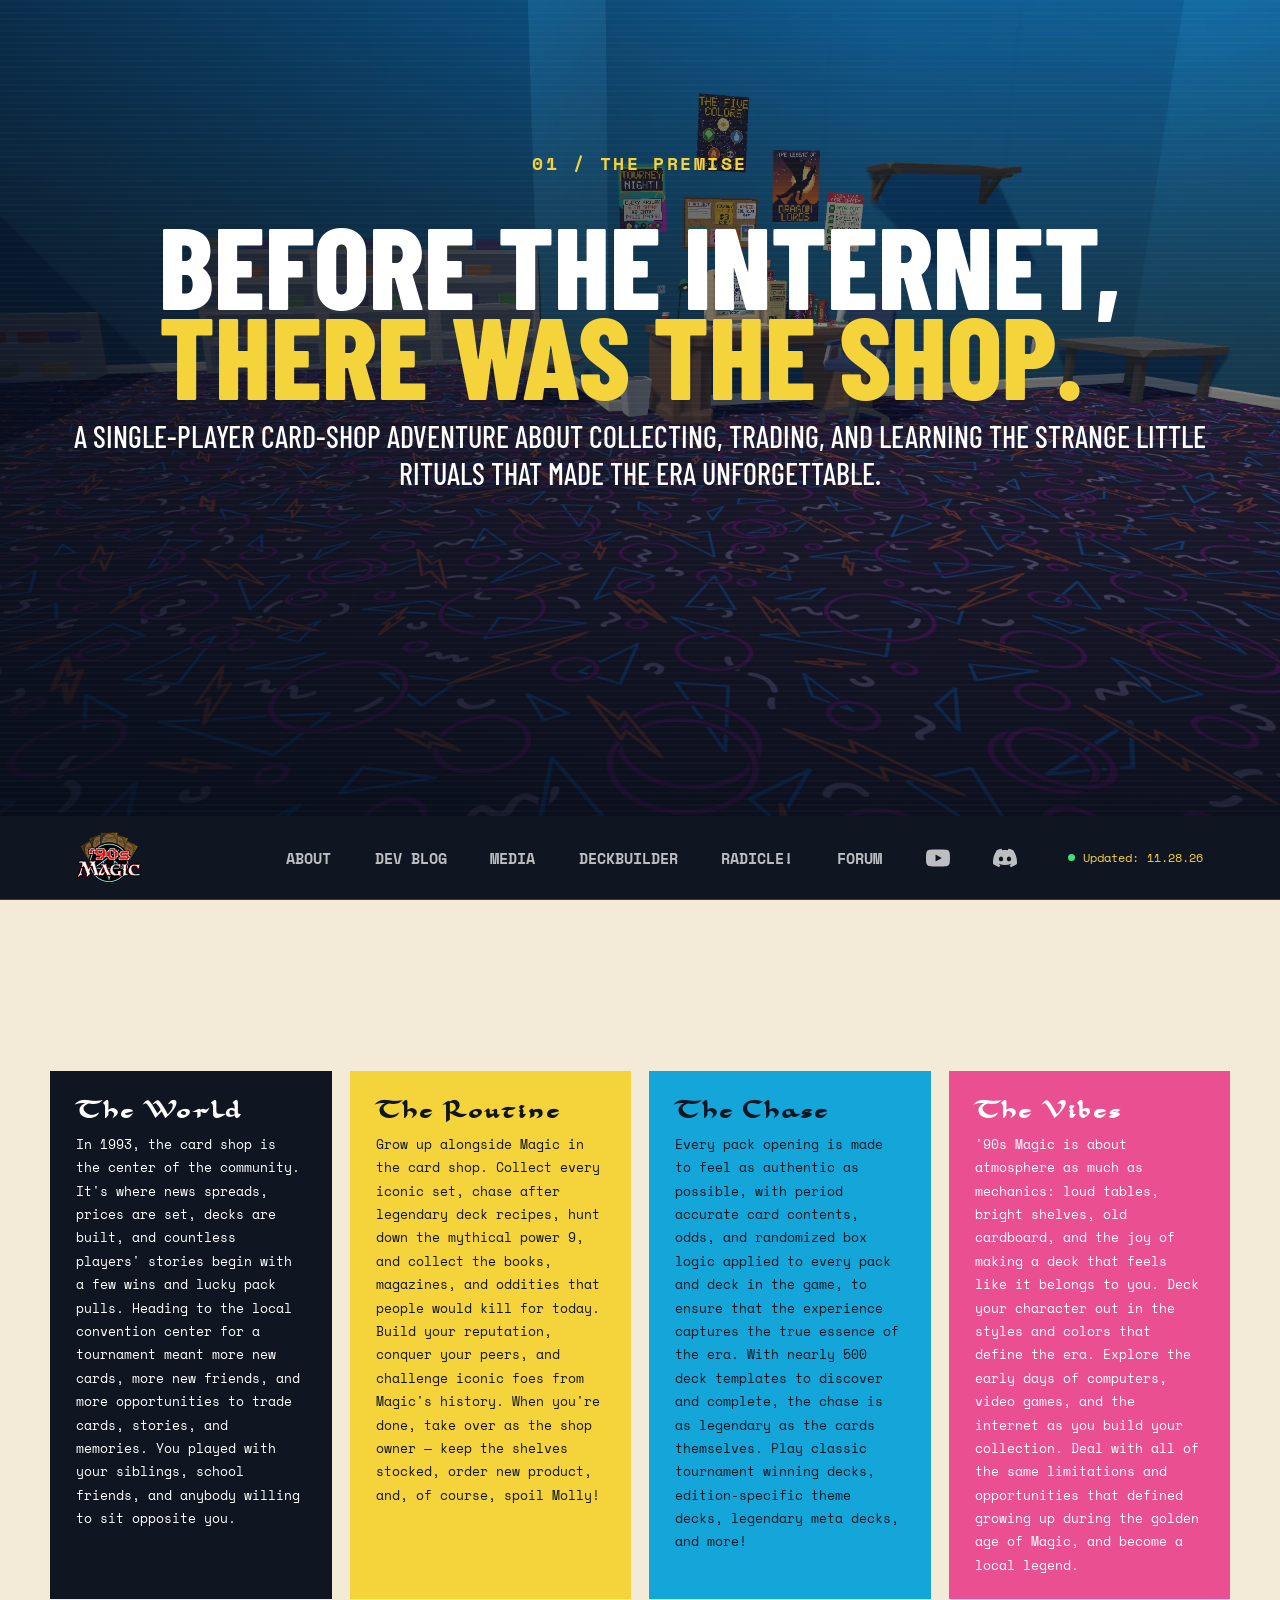
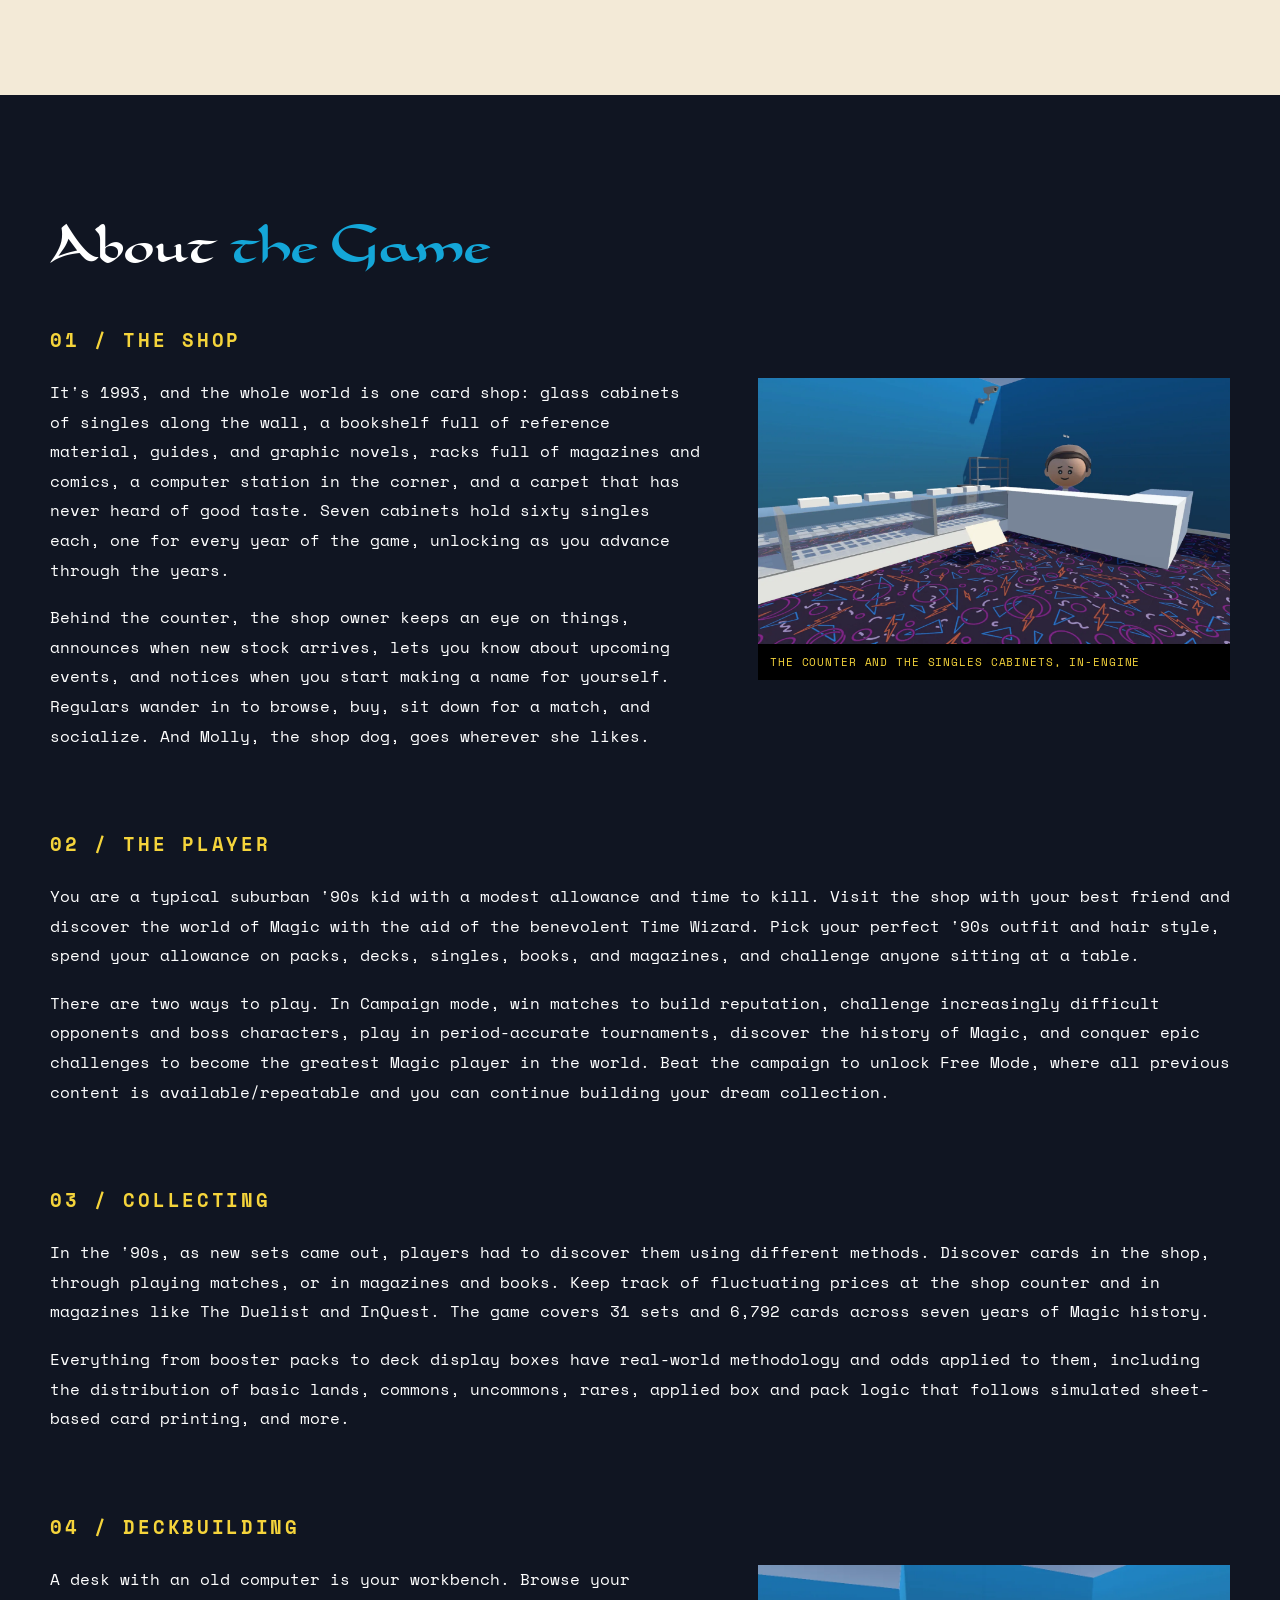
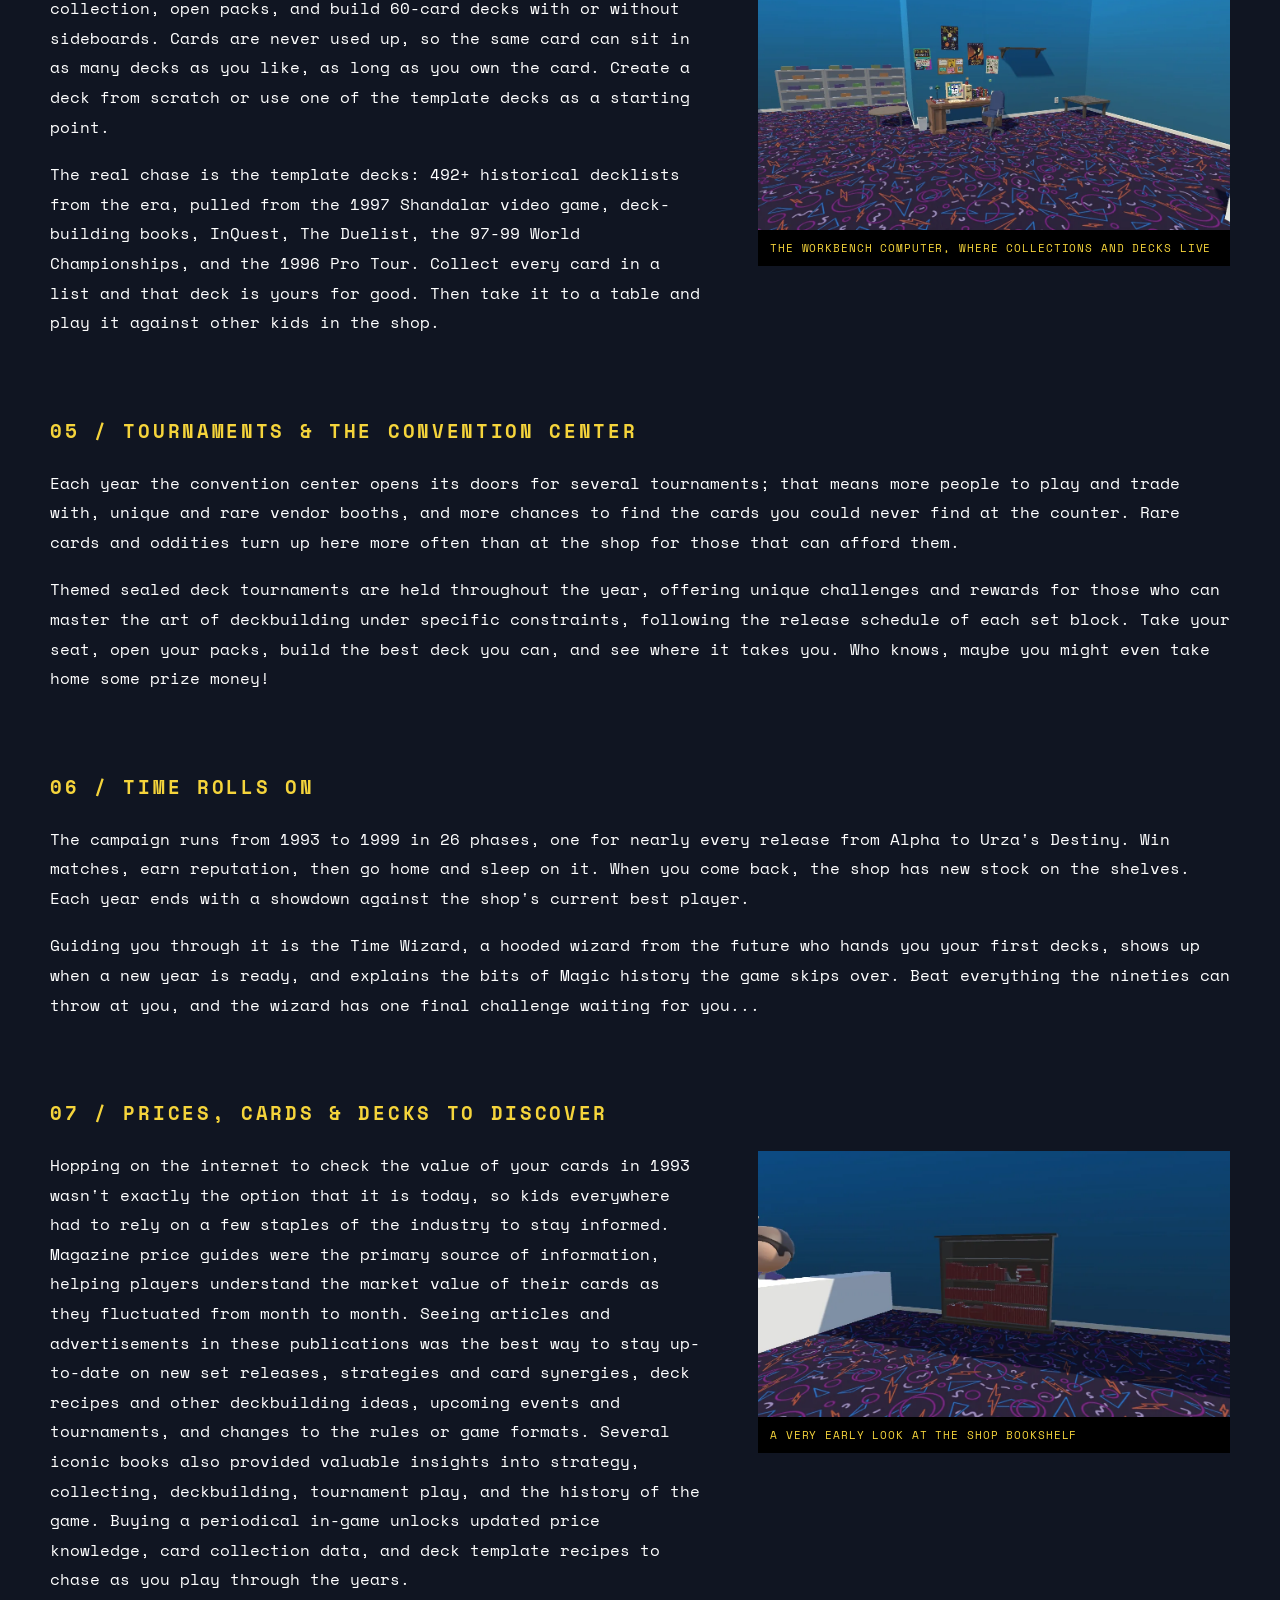
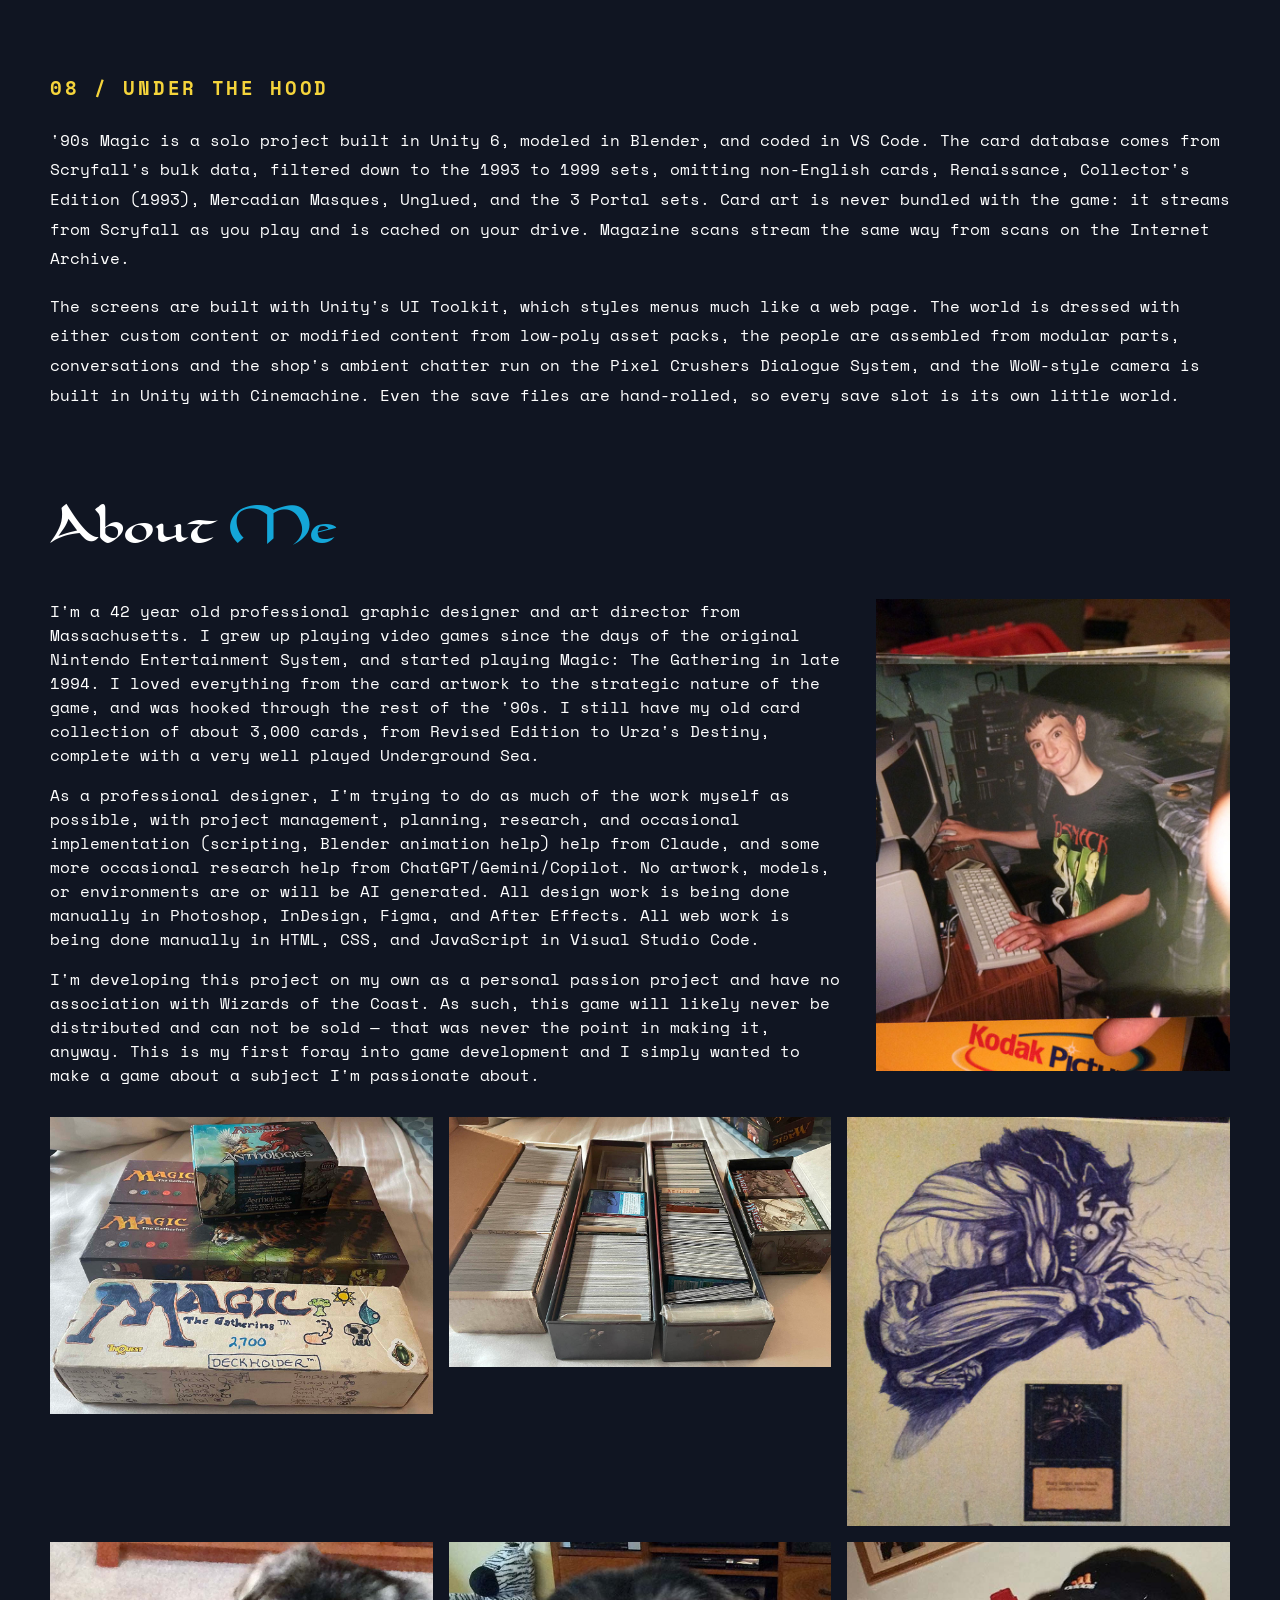
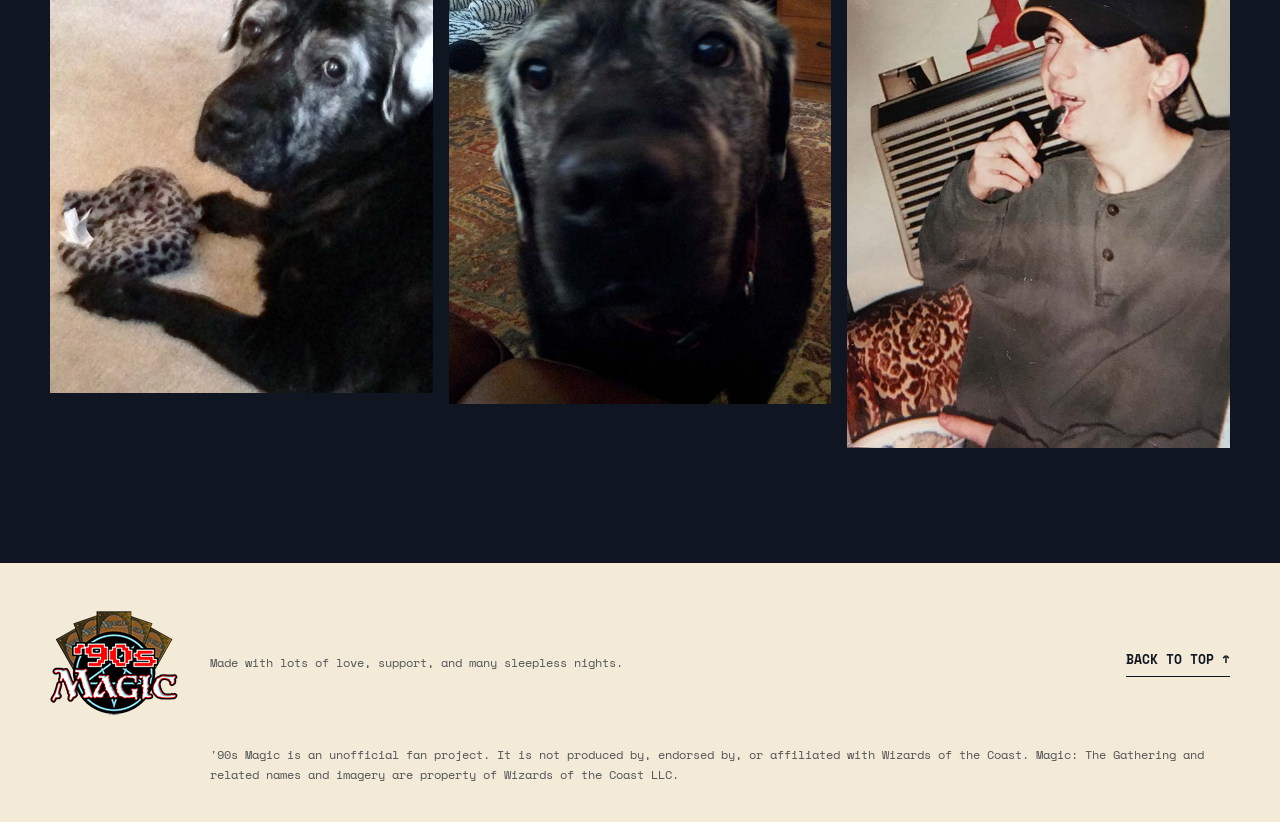
<file: about.html>
<!doctype html>
<html lang="en">
<head>
  <meta charset="utf-8">
  <meta name="viewport" content="width=device-width, initial-scale=1">
  <meta name="description" content="About '90s Magic, a nostalgic card-shop adventure set in the golden age of Magic: The Gathering.">
  <link rel="canonical" href="https://wrongwaygames.com/about">
  <meta property="og:type" content="website">
  <meta property="og:site_name" content="'90s Magic">
  <meta property="og:title" content="'90s Magic | About">
  <meta property="og:description" content="About '90s Magic, a nostalgic card-shop adventure set in the golden age of Magic: The Gathering.">
  <meta property="og:url" content="https://wrongwaygames.com/about">
  <meta property="og:image" content="https://wrongwaygames.com/Assets/og-image.jpg">
  <meta property="og:image:width" content="1200">
  <meta property="og:image:height" content="630">
  <meta name="twitter:card" content="summary_large_image">
  <title>'90s Magic | About</title>
  <link rel="icon" type="image/png" sizes="32x32" href="/Assets/Logos/Logo%20Square3%2032.png">
  <link rel="apple-touch-icon" sizes="180x180" href="/apple-touch-icon.png">
  <link rel="preconnect" href="https://fonts.googleapis.com">
  <link rel="preconnect" href="https://fonts.gstatic.com" crossorigin>
  <link href="https://fonts.googleapis.com/css2?family=Barlow+Condensed:wght@400;500;600;700;800;900&family=Space+Mono:wght@400;700&display=swap" rel="stylesheet">
  <link rel="stylesheet" href="site.css">
</head>
<body>
  <header class="hero hero--story">
    <div class="hero__image" aria-hidden="true"></div>
    <div class="hero__scanlines" aria-hidden="true"></div>
    <div class="hero__content page-width story-page__header">    
      <p class="section__label">01 / The premise</p>
      <h1>
        <span>Before the internet,</span>
        <span>there was the shop.</span>
      </h1>
      <p class="lede">A single-player card-shop adventure about collecting, trading, and learning the strange little rituals that made the era unforgettable.</p>
    
    </div>
  </header>

  <script src="site-nav.js" data-nav="hero"></script>


  <main class="story-page page-width">


    <section class="story-blocks" aria-label="Game synopsis sections">
      <article class="story-block story-block--ink">
        <div class="story-block__label" style="font-size: 1.7rem; margin-bottom: 5px; font-family: Carolingia; text-transform: none;">The World</div>
        <p>In 1993, the card shop is the center of the community. It's where news spreads, prices are set, decks are built, and countless players' stories begin with a few wins and lucky pack pulls. Heading to the local convention center for a tournament meant more new cards, more new friends, and more opportunities to trade cards, stories, and memories. You played with your siblings, school friends, and anybody willing to sit opposite you.</p>
      </article>

      <article class="story-block story-block--yellow">
        <div class="story-block__label" style="font-size: 1.7rem; margin-bottom: 5px; font-family: Carolingia; text-transform: none;">The Routine</div>
        <p>Grow up alongside Magic in the card shop. Collect every iconic set, chase after legendary deck recipes, hunt down the mythical power 9, and collect the books, magazines, and oddities that people would kill for today. Build your reputation, conquer your peers, and challenge iconic foes from Magic's history. When you're done, take over as the shop owner &mdash; keep the shelves stocked, order new product, and, of course, spoil Molly!</p>
      </article>

      <article class="story-block story-block--blue">
        <div class="story-block__label" style="font-size: 1.7rem; margin-bottom: 5px; font-family: Carolingia; text-transform: none;">The Chase</div>
        <p>Every pack opening is made to feel as authentic as possible, with period accurate card contents, odds, and randomized box logic applied to every pack and deck in the game, to ensure that the experience captures the true essence of the era. With nearly 500 deck templates to discover and complete, the chase is as legendary as the cards themselves. Play classic tournament winning decks, edition-specific theme decks, legendary meta decks, and more!</p>
      </article>

      <article class="story-block story-block--pink">
        <div class="story-block__label" style="font-size: 1.7rem; margin-bottom: 5px; font-family: Carolingia; text-transform: none;">The Vibes</div>
        <p>'90s Magic is about atmosphere as much as mechanics: loud tables, bright shelves, old cardboard, and the joy of making a deck that feels like it belongs to you. Deck your character out in the styles and colors that define the era. Explore the early days of computers, video games, and the internet as you build your collection. Deal with all of the same limitations and opportunities that defined growing up during the golden age of Magic, and become a local legend.</p>
      </article>
    </section>
  </main>

  <section class="section--ink about-game">
    <div class="page-width">
      <header class="about-game__head">
        <h2 class="Carolingia">About <span>the Game</span></h2>
      </header>
      <article class="about-sec about-sec--fig">
        <h3 class="about-sec__label">01 / The shop</h3>
        <div class="about-sec__body">
          <div class="about-sec__copy"><p>It's 1993, and the whole world is one card shop: glass cabinets of singles along the wall, a bookshelf full of reference material, guides, and graphic novels, racks full of magazines and comics, a computer station in the corner, and a carpet that has never heard of good taste. Seven cabinets hold sixty singles each, one for every year of the game, unlocking as you advance through the years.</p><p>Behind the counter, the shop owner keeps an eye on things, announces when new stock arrives, lets you know about upcoming events, and notices when you start making a name for yourself. Regulars wander in to browse, buy, sit down for a match, and socialize. And Molly, the shop dog, goes wherever she likes.</p></div>
          <figure class="about-sec__fig"><img src="Assets/Screenshots/about-cabinets.webp" alt="The shop owner behind the counter, next to the glass singles cabinets" loading="lazy"><figcaption>The counter and the singles cabinets, in-engine</figcaption></figure>
        </div>
      </article>
      <article class="about-sec">
        <h3 class="about-sec__label">02 / The player</h3>
        <div class="about-sec__body">
          <div class="about-sec__copy"><p>You are a typical suburban '90s kid with a modest allowance and time to kill. Visit the shop with your best friend and discover the world of Magic with the aid of the benevolent Time Wizard. Pick your perfect '90s outfit and hair style, spend your allowance on packs, decks, singles, books, and magazines, and challenge anyone sitting at a table.</p><p>There are two ways to play. In Campaign mode, win matches to build reputation, challenge increasingly difficult opponents and boss characters, play in period-accurate tournaments, discover the history of Magic, and conquer epic challenges to become the greatest Magic player in the world. Beat the campaign to unlock Free Mode, where all previous content is available/repeatable and you can continue building your dream collection.</p></div>
        </div>
      </article>
      <article class="about-sec">
        <h3 class="about-sec__label">03 / Collecting</h3>
        <div class="about-sec__body">
          <div class="about-sec__copy"><p>In the '90s, as new sets came out, players had to discover them using different methods. Discover cards in the shop, through playing matches, or in magazines and books. Keep track of fluctuating prices at the shop counter and in magazines like The Duelist and InQuest. The game covers 31 sets and 6,792 cards across seven years of Magic history.</p><p>Everything from booster packs to deck display boxes have real-world methodology and odds applied to them, including the distribution of basic lands, commons, uncommons, rares, applied box and pack logic that follows simulated sheet-based card printing, and more.</p></div>
        </div>
      </article>
      <article class="about-sec about-sec--fig">
        <h3 class="about-sec__label">04 / Deckbuilding</h3>
        <div class="about-sec__body">
          <div class="about-sec__copy"><p>A desk with an old computer is your workbench. Browse your collection, open packs, and build 60-card decks with or without sideboards. Cards are never used up, so the same card can sit in as many decks as you like, as long as you own the card. Create a deck from scratch or use one of the template decks as a starting point.</p><p>The real chase is the template decks: 492+ historical decklists from the era, pulled from the 1997 Shandalar video game, deck-building books, InQuest, The Duelist, the 97-99 World Championships, and the 1996 Pro Tour. Collect every card in a list and that deck is yours for good. Then take it to a table and play it against other kids in the shop.</p></div>
          <figure class="about-sec__fig"><img src="Assets/Screenshots/about-computer.webp" alt="The computer desk in the corner of the shop, with posters and a corkboard on the wall" loading="lazy"><figcaption>The workbench computer, where collections and decks live</figcaption></figure>
        </div>
      </article>
      <article class="about-sec">
        <h3 class="about-sec__label">05 / Tournaments &amp; the convention center</h3>
        <div class="about-sec__body">
          <div class="about-sec__copy"><p>Each year the convention center opens its doors for several tournaments; that means more people to play and trade with, unique and rare vendor booths, and more chances to find the cards you could never find at the counter. Rare cards and oddities turn up here more often than at the shop for those that can afford them.</p><p>Themed sealed deck tournaments are held throughout the year, offering unique challenges and rewards for those who can master the art of deckbuilding under specific constraints, following the release schedule of each set block. Take your seat, open your packs, build the best deck you can, and see where it takes you. Who knows, maybe you might even take home some prize money!</p></div>
        </div>
      </article>
      <article class="about-sec">
        <h3 class="about-sec__label">06 / Time rolls on</h3>
        <div class="about-sec__body">
          <div class="about-sec__copy"><p>The campaign runs from 1993 to 1999 in 26 phases, one for nearly every release from Alpha to Urza's Destiny. Win matches, earn reputation, then go home and sleep on it. When you come back, the shop has new stock on the shelves. Each year ends with a showdown against the shop's current best player.</p><p>Guiding you through it is the Time Wizard, a hooded wizard from the future who hands you your first decks, shows up when a new year is ready, and explains the bits of Magic history the game skips over. Beat everything the nineties can throw at you, and the wizard has one final challenge waiting for you...</p></div>
        </div>
      </article>
      <article class="about-sec about-sec--fig">
        <h3 class="about-sec__label">07 / Prices, cards &amp; decks to discover</h3>
        <div class="about-sec__body">
          <div class="about-sec__copy"><p>Hopping on the internet to check the value of your cards in 1993 wasn't exactly the option that it is today, so kids everywhere had to rely on a few staples of the industry to stay informed. Magazine price guides were the primary source of information, helping players understand the market value of their cards as they fluctuated from month to month. Seeing articles and advertisements in these publications was the best way to stay up-to-date on new set releases, strategies and card synergies, deck recipes and other deckbuilding ideas, upcoming events and tournaments, and changes to the rules or game formats. Several iconic books also provided valuable insights into strategy, collecting, deckbuilding, tournament play, and the history of the game. Buying a periodical in-game unlocks updated price knowledge, card collection data, and deck template recipes to chase as you play through the years.</p></div>
          <figure class="about-sec__fig"><img src="Assets/Screenshots/about-bookshelf.webp" alt="A dark wooden bookshelf full of red-spined books in the shop" loading="lazy"><figcaption>A very early look at the shop bookshelf</figcaption></figure>
        </div>
      </article>
      <article class="about-sec">
        <h3 class="about-sec__label">08 / Under the hood</h3>
        <div class="about-sec__body">
          <div class="about-sec__copy"><p>'90s Magic is a solo project built in Unity 6, modeled in Blender, and coded in VS Code. The card database comes from Scryfall's bulk data, filtered down to the 1993 to 1999 sets, omitting non-English cards, Renaissance, Collector's Edition (1993), Mercadian Masques, Unglued, and the 3 Portal sets. Card art is never bundled with the game: it streams from Scryfall as you play and is cached on your drive. Magazine scans stream the same way from scans on the Internet Archive.</p><p>The screens are built with Unity's UI Toolkit, which styles menus much like a web page. The world is dressed with either custom content or modified content from low-poly asset packs, the people are assembled from modular parts, conversations and the shop's ambient chatter run on the Pixel Crushers Dialogue System, and the WoW-style camera is built in Unity with Cinemachine. Even the save files are hand-rolled, so every save slot is its own little world.</p></div>
        </div>
      </article>
      <article class="about-sec about-me">
      <header class="about-game__head">
        <h2 class="Carolingia">About <span>Me</span></h2>
      </header>
          <a class="about-me__portrait" href="Assets/Iwasalwaysweird.jpg" data-lightbox-image><img src="Assets/Iwasalwaysweird.jpg" alt="A photo of the developer" loading="lazy"></a>
          <p>I'm a 42 year old professional graphic designer and art director from Massachusetts. I grew up playing video games since the days of the original Nintendo Entertainment System, and started playing Magic: The Gathering in late 1994. I loved everything from the card artwork to the strategic nature of the game, and was hooked through the rest of the '90s. I still have my old card collection of about 3,000 cards, from Revised Edition to Urza's Destiny, complete with a very well played Underground Sea.</p>
          <p>As a professional designer, I'm trying to do as much of the work myself as possible, with project management, planning, research, and occasional implementation (scripting, Blender animation help) help from Claude, and some more occasional research help from ChatGPT/Gemini/Copilot. No artwork, models, or environments are or will be AI generated. All design work is being done manually in Photoshop, InDesign, Figma, and After Effects. All web work is being done manually in HTML, CSS, and JavaScript in Visual Studio Code.</p>
          <p>I'm developing this project on my own as a personal passion project and have no association with Wizards of the Coast. As such, this game will likely never be distributed and can not be sold &mdash; that was never the point in making it, anyway. This is my first foray into game development and I simply wanted to make a game about a subject I'm passionate about.</p>
          <div class="about-collection-images">
            <a href="Assets/BoxesClosed.jpg" data-lightbox-image><img src="Assets/BoxesClosed.jpg" alt="My old collection" loading="lazy"></a>
            <a href="Assets/BoxesOpen.jpg" data-lightbox-image><img src="Assets/BoxesOpen.jpg" alt="My old collection" loading="lazy"></a>
            <a href="Assets/TerrorDrawing.jpg" data-lightbox-image><img src="Assets/TerrorDrawing.jpg" alt="Terror Drawing" loading="lazy"></a>
            <a href="Assets/Molly1.jpg" data-lightbox-image><img src="Assets/Molly1.jpg" alt="My Molly pup" loading="lazy"></a>
            <a href="Assets/Molly2.jpg" data-lightbox-image><img src="Assets/Molly2.jpg" alt="My Molly pup" loading="lazy"></a>
            <a href="Assets/Iwasalwaysweird2.jpg" data-lightbox-image><img src="Assets/Iwasalwaysweird2.jpg" alt="Such grace" loading="lazy"></a>
          </div>
        </div>
      </article>
    </div>
  </section>

  <dialog class="lightbox" data-lightbox aria-label="Full-size image"><button type="button" class="lightbox__close" aria-label="Close">×</button><img alt=""></dialog>

  <script src="site-footer.js" data-top="https://wrongwaygames.com/about#top"></script>
  
  <script src="site.js"></script>
</body>
</html>
</file>
<file: site.css>
:root {
  --ink: #101522;
  --ink-deep: #070c17;
  --black: #000;
  --paper: #f3ead7;
  --yellow: #f5d43b;
  --blue: #14a6d8;
  --pink: #e94f91;
  --red: #ef5c3b;
  --white: #fff;
  --green: #43df7b;
  --youtube: #ff0000;
  --discord: #5865f2;
  --line: rgba(16, 21, 34, .18);
  --display: "Barlow Condensed", Impact, sans-serif;
  --mono: "Space Mono", "Courier New", monospace;
}

@font-face {
  font-family: 'Carolingia';
  src: url('Assets/Fonts/carolingia.woff') format('woff'),
       url('Assets/Fonts/carolingia.ttf') format('truetype');
  font-weight: normal;
  font-style: normal;
}

* { box-sizing: border-box; }
html { scroll-behavior: smooth; }
body { margin: 0; color: var(--ink); background: var(--paper); font-family: var(--mono); }
img { display: block; max-width: 100%; }
a { color: inherit; text-decoration: none; }
.page-width { width: min(1180px, calc(100% - 48px)); margin-inline: auto; }

.hero { position: relative; min-height: 100svh; overflow: hidden; color: var(--white); background: var(--ink); isolation: isolate; }
.hero__image { position: absolute; inset: 0; z-index: -3; background: linear-gradient(90deg, color-mix(in srgb, var(--ink-deep) 90%, transparent) 0%, color-mix(in srgb, var(--ink-deep) 43%, transparent) 52%, color-mix(in srgb, var(--ink-deep) 14%, transparent)), url("Assets/Screenshots/hero-shop-workbench.webp") 62% center / cover; filter: saturate(1.15); }
.hero__scanlines { position: absolute; inset: 0; z-index: -2; pointer-events: none; opacity: .22; background: repeating-linear-gradient(0deg, transparent 0 4px, rgba(255,255,255,.16) 5px, transparent 6px); mix-blend-mode: screen; }
.hero__content { position: absolute; inset: 0 0 84px; display: flex; flex-direction: column; align-items: center; justify-content: center; text-align: center; }
.hero__logo { display: block; width: min(70%, 700px, 65vh); height: auto; }
.eyebrow, .section__label { font: 700 1.1rem/1.2 var(--mono); letter-spacing: .14em; text-transform: uppercase; }
.eyebrow { color: var(--yellow); font-size: 11px; }
h1, h2, h3, p { margin-top: 0; }
h1, h2, h3 { font-family: var(--display); letter-spacing: 0; text-transform: uppercase; }
h1 { margin: 28px 0 12px; font-size: clamp(92px, 17vw, 210px); line-height: .68; font-weight: 900; letter-spacing: -.035em; }
h1 em { color: var(--yellow); font-style: normal; }
.Carolingia { font-family: 'Carolingia', sans-serif; font-weight: normal; text-transform: none; font-size: 4rem; line-height: 1.2; }
.hero__dek { margin: 40px 0 28px; font-size: clamp(14px, 1.5vw, 19px); }
.button { display: inline-flex; align-items: center; gap: 28px; padding: 15px 18px; font: 700 13px var(--mono); text-transform: uppercase; border: 1px solid currentColor; transition: transform .2s, box-shadow .2s; }
.button:hover { transform: translate(4px, -4px); box-shadow: 5px 5px 0 var(--ink); }
.button--yellow { color: var(--ink); background: var(--yellow); border-color: var(--yellow); }
.hero__stamp { position: absolute; right: 6%; top: 18%; transform: rotate(7deg); padding: 16px 24px; color: var(--yellow); border: 3px solid var(--yellow); font: 700 clamp(16px, 1.9vw, 26px)/1.2 var(--mono); letter-spacing: .1em; text-align: center; }
.hero__caption { width: min(600px, 100%); margin: -30px 0 16px; color: rgba(255,255,255,.88); font-size: 17px; line-height: 1.7; }

.site-nav { position: absolute; z-index: 10; bottom: 0; left: 0; display: flex; align-items: center; justify-content: space-between; width: 100%; min-height: 84px; padding: 0 6%; color: var(--white); background: var(--ink); border-bottom: 1px solid rgba(255,255,255,.16); transition: box-shadow .25s; }
.site-nav--page { position: sticky; top: 0; bottom: auto; box-shadow: 0 8px 20px color-mix(in srgb, var(--ink) 20%, transparent); }
.site-nav.is-stuck { position: fixed; top: 0; bottom: auto; box-shadow: 0 8px 20px color-mix(in srgb, var(--ink) 20%, transparent); }
.site-nav__brand { display: block; width: 64px; height: 64px; flex: none; }
.site-nav__brand img { display: block; width: 100%; height: 100%; object-fit: contain; }
.footer__logo { display: block; grid-area: logo; width: 128px; height: 128px; }
.footer__logo img { display: block; width: 100%; height: 100%; object-fit: contain; }
.site-nav__links { display: flex; align-items: center; gap: clamp(16px, 3.4vw, 44px); margin-left: auto; margin-right: clamp(18px, 4vw, 64px); font: 700 15px var(--mono); text-transform: uppercase; }
.site-nav__links a { opacity: .72; }
.site-nav__placeholder { opacity: .72; }
.site-nav__icon { display: inline-flex; }
.site-nav__icon svg { display: block; width: 24px; height: 24px; }
.site-nav__status { display: flex; align-items: center; gap: 8px; font: 12px var(--mono); color: var(--yellow); white-space: nowrap; }
.site-nav__status span { width: 7px; height: 7px; background: var(--green); border-radius: 50%; }

.section { padding-block: clamp(76px, 11vw, 150px); }
.section__label { color: var(--red); }
.section__head { display: flex; justify-content: space-between; align-items: baseline; gap: 20px; }
h2 { margin: 18px 0 0; font-size: clamp(58px, 9vw, 120px); line-height: .78; font-weight: 800; }
h2 span { color: var(--red); }
.text-link { display: inline-flex; align-items: center; gap: 16px; padding-bottom: 7px; color: var(--red); font: 700 1.1rem var(--mono); border-bottom: 1px solid currentColor; text-transform: uppercase; white-space: nowrap; }
.text-link span { font-size: 17px; }
.about__grid { display: grid; grid-template-columns: 1.1fr .9fr; gap: 10%; margin-top: 70px; }
.about__copy { padding-top: 12px; max-width: 430px; font-size: 13px; line-height: 1.8; }
.lede { font: 500 22px/1.25 var(--display); text-transform: uppercase; }
.about__copy .lede { font-size: 26px; }
.about__copy .text-link { margin-top: 20px; }
.ticker { display: flex; justify-content: space-between; gap: 20px; margin-top: 100px; padding-block: 14px; border-top: 1px solid var(--line); border-bottom: 1px solid var(--line); font: 700 13px var(--mono); text-transform: uppercase; }
.ticker span:nth-child(2) { color: var(--blue); }
.ticker span:nth-child(3) { color: var(--pink); }
.ticker span:nth-child(4) { color: var(--red); }

.section--ink { color: var(--white); background: var(--ink); }
.section--ink .section__label { color: var(--yellow); }
.text-link--light { color: var(--yellow); }
.blog h2 span { color: var(--blue); }
.post-grid { display: grid; grid-template-columns: 1.2fr 1fr 1fr; gap: 18px; margin-top: 64px; }
.post-card { position: relative; display: block; min-height: 310px; padding: 24px; color: var(--ink); background: var(--yellow); transition: transform .2s; }
.post-card:hover { transform: translate(3px, -3px); }
.post-card:focus-visible { outline: 3px solid currentColor; outline-offset: 3px; }
.post-card--blue { background: var(--blue); }
.post-card--pink { color: var(--white); background: var(--pink); }
.post-grid__status { grid-column: 1 / -1; margin: 0; color: var(--white); font: 13px/1.7 var(--mono); }
.post-card__meta { display: flex; justify-content: space-between; font: 12px var(--mono); text-transform: uppercase; opacity: .74; }
.post-card h3 { max-width: 330px; margin-top: 20px; margin-bottom: 15px; font-size: clamp(30px, 3.4vw, 47px); line-height: .86; }
.post-card p { max-width: 340px; margin-bottom: 30px; font-size: 12px; line-height: 1.65; }
.post-card__arrow { position: absolute; right: 22px; bottom: 17px; font-size: 34px; }

.media { background: var(--paper); }
.media__intro { display: grid; grid-template-columns: 1fr .5fr; align-items: end; gap: 10%; margin-top: 44px; }
.media__intro p { max-width: 330px; margin-bottom: 5px; font-size: 13px; line-height: 1.8; }
.media-grid { display: grid; grid-template-columns: repeat(3, minmax(0, 1fr)); gap: 18px; margin-top: 70px; }
.media-tile { display: block; margin: 0; background: var(--ink); cursor: zoom-in; line-height: 0; }
.media-tile img { display: block; width: 100%; height: auto; aspect-ratio: 1.35; object-fit: cover; filter: saturate(1.1); transition: filter .2s; }
.media-tile:is(:hover, :focus-visible) img { filter: saturate(1.1) brightness(.7); }
.media-video { margin-top: 18px; }

.section--yellow { background: var(--yellow); }
.section--yellow .section__label { color: var(--ink); }
.section--blue { background: var(--blue); }
.section--blue .section__label { color: var(--white); }
.forum .section__label { color: var(--ink); }
.forum .section__head .text-link { color: var(--ink); }
.forum__grid { display: grid; grid-template-columns: .8fr 1.2fr; gap: 10%; margin-top: 58px; }
.forum__grid h2 span { color: var(--pink); }
.forum__grid .lede { max-width: 300px; margin-top: 28px; color: var(--white); font-size: 20px; }
.forum-list { border-top: 1px solid var(--white); }
.forum-list__status { margin: 0; padding: 20px 0; color: var(--white); font: 13px/1.7 var(--mono); }
.forum-row { display: grid; grid-template-columns: 36px 1fr auto; align-items: center; gap: 14px; padding: 20px 0; border-bottom: 1px solid var(--white); }
.forum-row__icon { font-size: 22px; }
.forum-row strong, .forum-row small { display: block; }
.forum-row strong { font: 700 15px var(--display); letter-spacing: .02em; text-transform: uppercase; }
.forum-row small, .forum-row time { font: 9px var(--mono); text-transform: uppercase; }
.forum-row small { margin-top: 6px; opacity: .65; }
.forum-row time { opacity: .65; }

.blog-page, .story-page, .media-page { padding-top: 90px; padding-bottom: 120px; }
.story-page { padding-bottom: 96px; }
.blog-page__header, .story-page__header, .media-page__header { padding-top: 40px; }
.blog-page__header h1,
.story-page__header h1,
.media-page__header h1 {
  display: flex;
  flex-direction: column;
  align-items: flex-start;
  gap: 0;
  margin-bottom: 18px;
  max-width: none;
  font-size: clamp(58px, 9vw, 120px);
  line-height: .78;
  font-weight: 800;
  letter-spacing: 0;
  white-space: nowrap;
}
.blog-page__header h1 span,
.story-page__header h1 span,
.media-page__header h1 span {
  display: block;
  color: var(--ink);
  white-space: nowrap;
}
.blog-page__header h1 span:last-child,
.story-page__header h1 span:last-child,
.media-page__header h1 span:last-child { color: var(--red); }
.blog-page__header h1 span:last-child { color: var(--blue); }
.story-page__header .lede, .media-page__header .lede, .blog-page__header .lede { max-width: none; font-size: 30px; }
@media (min-width: 721px) {
  .media-page__header h1, .blog-page__header h1 { flex-direction: row; gap: .25em; }
  .blog-page__header h1 { font-size: min(clamp(58px, 9vw, 120px), calc(min(1180px, 100vw - 100px) / 11)); }
}
.blog-entries { display: grid; gap: 18px; }
.blog-page { padding-bottom: clamp(56px, 8vw, 96px); }
.story-blocks {
  display: grid;
  grid-template-columns: repeat(4, minmax(0, 1fr));
  gap: 18px;
  margin-top: 56px;
}
.story-block {
  min-height: 240px;
  padding: 24px 26px 22px;
}
/* About page hero */
.hero--story { display: flex; align-items: flex-end; }
.hero--story .hero__image { background: linear-gradient(0deg, color-mix(in srgb, var(--ink-deep) 92%, transparent) 0%, color-mix(in srgb, var(--ink-deep) 55%, transparent) 45%, color-mix(in srgb, var(--ink-deep) 20%, transparent) 100%), linear-gradient(90deg, color-mix(in srgb, var(--ink-deep) 60%, transparent) 0%, color-mix(in srgb, var(--ink-deep) 0%, transparent) 70%), url("Assets/Screenshots/about-hero.webp") 50% center / cover; }
.hero--story .hero__content { width: min(1180px, calc(100% - 48px)); padding: 0 0 calc(84px + 56px); }
.hero--story .story-page__header { padding-top: 0; }
.hero--story .section__label { color: var(--yellow); }
.hero--story h1 span { color: var(--white); }
.hero--story h1 span:last-child { color: var(--yellow); }
.hero--story .lede { color: var(--white); }
.story-page { padding-top: clamp(64px, 9vw, 120px); }

/* Media page bands */
.media-page { padding-bottom: clamp(56px, 8vw, 96px); }
.media-band { padding-block: clamp(64px, 9vw, 120px); }
.media-band--blue { background: var(--blue); }
.media-band--ink { background: var(--ink); }
.media-band .media-section { margin-top: 0; }
.media-band h2 { color: var(--white); }
.media-band .text-link { color: var(--yellow); }
.video-card { border: 0; }
.video-card h3 a { transition: color .2s, transform .2s; display: flex; align-items: flex-end; justify-content: space-between; gap: 16px; padding-bottom: 12px; border-bottom: 2px solid currentColor; }
.video-card h3 a span { flex: none; font: 700 .75em var(--mono); line-height: 1; padding-bottom: .1em; }
.video-card h3 a:is(:hover, :focus-visible) { color: var(--blue); transform: translate(3px, -3px); }
.video-card--blue h3 a:is(:hover, :focus-visible) { color: var(--white); }
.video-card--pink h3 a:is(:hover, :focus-visible) { color: var(--yellow); }
.video-card--yellow h3 a:is(:hover, :focus-visible) { color: var(--pink); }
@media (prefers-reduced-motion: reduce) { .video-card h3 a { transition: color .2s; transform: none !important; } }

/* Scroll-in reveal: cards rise from below, staggered left to right */
.story-blocks.is-armed .story-block { opacity: 0; transform: translateY(48px); transition: opacity .7s ease, transform .7s cubic-bezier(.2,.7,.2,1); }
.story-blocks.is-armed.is-visible .story-block { opacity: 1; transform: none; }
.story-blocks.is-armed .story-block:nth-child(2) { transition-delay: .15s; }
.story-blocks.is-armed .story-block:nth-child(3) { transition-delay: .3s; }
.story-blocks.is-armed .story-block:nth-child(4) { transition-delay: .45s; }
@media (prefers-reduced-motion: reduce) { .story-blocks.is-armed .story-block { opacity: 1; transform: none; transition: none; } }
@media (min-width: 721px) and (max-width: 960px) { .story-blocks { grid-template-columns: repeat(2, minmax(0, 1fr)); } }
.story-block--ink { background: var(--ink); color: var(--white); }
.story-block--yellow { background: var(--yellow); }
.story-block--blue { background: var(--blue); }
.story-block--pink { background: var(--pink); color: var(--white); }
.story-block__label {
  margin-bottom: 18px;
  font: 700 13px/1.2 var(--mono);
  letter-spacing: .14em;
  text-transform: uppercase;
}
.story-block p {
  margin: 0;
  font-size: 13px;
  line-height: 1.8;
  max-width: 440px;
}
.story-copy {
  max-width: 860px;
  margin-top: 52px;
  padding-top: 24px;
  border-top: 1px solid var(--line);
}
.story-copy p {
  margin: 0 0 20px;
  font: 13px/1.9 var(--mono);
}
.media-section { margin-top: 72px; }
.media-section__head { margin-bottom: 36px; }
.status-note { display: flex; align-items: center; gap: 8px; margin: 0; font: 12px var(--mono); color: var(--yellow); white-space: nowrap; pointer-events: none; user-select: none; }
.status-note span { width: 7px; height: 7px; background: var(--green); border-radius: 50%; }
.media-gallery {
  display: grid;
  grid-template-columns: 1.35fr .8fr .8fr;
  gap: 18px;
  align-items: start;
}
.media-section--video { margin-top: 92px; }
.video-grid {
  display: grid;
  grid-template-columns: repeat(3, minmax(0, 1fr));
  gap: 18px;
}
.video-card {
  background: var(--paper);
  border: 1px solid color-mix(in srgb, var(--ink) 12%, transparent);
  padding: 18px;
}
.video-card--blue { background: var(--blue); }
.video-card--yellow { background: var(--yellow); }
.video-card--pink { background: var(--pink); color: var(--white); }
.video-card__frame {
  position: relative;
  aspect-ratio: 16 / 9;
  overflow: hidden;
  background: var(--ink);
}
.video-card__link, .video-card__frame iframe { position: absolute; inset: 0; width: 100%; height: 100%; border: 0; }
.video-card__link img { width: 100%; height: 100%; object-fit: cover; opacity: .82; transition: opacity .2s; }
.video-card__link:hover img, .video-card__link:focus-visible img { opacity: 1; }
.video-card__link:focus-visible { outline: 3px solid var(--yellow); outline-offset: -3px; }
.video-card__play {
  position: absolute;
  inset: 0;
  display: grid;
  place-items: center;
  font-size: 28px;
  color: var(--white);
  text-shadow: 0 2px 10px color-mix(in srgb, var(--black) 60%, transparent);
}
.video-card__meta {
  display: flex;
  justify-content: space-between;
  gap: 12px;
  margin-top: 18px;
  font: 700 10px var(--mono);
  text-transform: uppercase;
}
.video-card h3 {
  margin: 18px 0 10px;
  font-size: clamp(28px, 3vw, 42px);
  line-height: .9;
}
.video-card p {
  margin: 0;
  font-size: 12px;
  line-height: 1.7;
}
.blog-entry { overflow: hidden; border: 0; background: var(--yellow); color: var(--ink); }
.blog-entry--blue { background: var(--blue); }
.blog-entry--pink { color: var(--white); background: var(--pink); }
.blog-entry--featured { background: var(--yellow); }
.blog-entry--paper { background: var(--paper); }
.blog-entry summary { display: grid; gap: 14px; padding: 24px 28px 20px; cursor: pointer; list-style: none; }
.blog-entry summary::-webkit-details-marker { display: none; }
.blog-entry__row { display: flex; align-items: flex-end; justify-content: space-between; gap: 24px; padding-bottom: 12px; border-bottom: 2px solid currentColor; transition: color .2s, transform .2s; }
.blog-entry summary:is(:hover, :focus-visible) .blog-entry__row { color: var(--blue); transform: translate(3px, -3px); }
.blog-entry--blue summary:is(:hover, :focus-visible) .blog-entry__row { color: var(--white); }
.blog-entry--pink summary:is(:hover, :focus-visible) .blog-entry__row { color: var(--yellow); }
.blog-entry--featured summary:is(:hover, :focus-visible) .blog-entry__row,
.blog-entry--yellow summary:is(:hover, :focus-visible) .blog-entry__row { color: var(--pink); }
@media (prefers-reduced-motion: reduce) { .blog-entry__row { transition: color .2s; } .blog-entry summary:is(:hover, :focus-visible) .blog-entry__row { transform: none; } }
.blog-entry__meta { display: flex; justify-content: space-between; gap: 20px; font: 700 12px var(--mono); text-transform: uppercase; opacity: .8; }
.blog-entry h2 { margin: 0; color: inherit; max-width: 760px; font-size: clamp(36px, 4vw, 58px); line-height: .86; }
.blog-entry p { margin: 0; font-size: 13px; line-height: 1.7; }
.blog-entry__toggle { display: inline-flex; align-items: center; justify-content: flex-end; flex: none; padding-bottom: .5em; font: 700 13px var(--mono); text-transform: uppercase; letter-spacing: .12em; white-space: nowrap; }
.blog-entry__toggle::before { content: "+"; margin-right: 10px; font-size: 18px; }
.blog-entry[open] .blog-entry__toggle::before { content: "−"; }
.blog-entry__content { padding: 0 28px 28px; }
.blog-entry__content p + p { margin-top: 20px; }
.blog-entry__content p { font: 13px/1.9 var(--mono); }
.blog-entry__image-gallery { clear: both; display: flex; flex-wrap: wrap; gap: 12px; margin-top: 24px; }
.blog-entry__image-gallery a { display: block; flex: 0 0 calc((100% - 48px) / 5); background: var(--ink); cursor: zoom-in; line-height: 0; }
.blog-entry__image-gallery--two-up a { flex-basis: calc((100% - 12px) / 2); }
.blog-entry__image-gallery img { box-sizing: border-box; display: block; width: 100%; height: auto; aspect-ratio: 3 / 2; border: 2px solid var(--white); object-fit: contain; }

.footer { display: grid; grid-template-columns: 128px minmax(0, 1fr) auto; grid-template-areas: "logo love top" ". disclaimer disclaimer"; align-items: center; gap: 18px 32px; padding-block: 36px; font-size: 12px; }
.footer__text { grid-area: love; }
.footer p { margin: 0; opacity: .7; line-height: 1.7; }
.footer__disclaimer { grid-area: disclaimer; }
.footer__top { grid-area: top; justify-self: end; display: inline-block; padding-bottom: 7px; border-bottom: 1px solid currentColor; font: 700 13px var(--mono); text-transform: uppercase; white-space: nowrap; }

/* Clickable text: blue + slight lift on hover/focus, matching the buttons */
.text-link, .footer__top, .site-nav__links a, .site-nav__status, .site-nav__brand, .footer__logo, .forum-row strong { transition: color .2s, transform .2s, opacity .2s; }
.text-link:is(:hover, :focus-visible), .footer__top:is(:hover, :focus-visible), .site-nav__links a:is(:hover, :focus-visible), .site-nav__status:is(:hover, :focus-visible), .site-nav__brand:is(:hover, :focus-visible), .site-nav__brand:is(:hover, :focus-visible) span, .footer__logo:is(:hover, :focus-visible), .footer__logo:is(:hover, :focus-visible) span, .forum-row:is(:hover, :focus-visible) strong { color: var(--blue); opacity: 1; }
.text-link:is(:hover, :focus-visible), .footer__top:is(:hover, :focus-visible), .site-nav__links a:is(:hover, :focus-visible), .site-nav__status:is(:hover, :focus-visible), .site-nav__brand:is(:hover, :focus-visible), .footer__logo:is(:hover, :focus-visible), .forum-row:is(:hover, :focus-visible) strong { transform: translate(3px, -3px); }
.forum .section__head .text-link:is(:hover, :focus-visible),
.forum-row:is(:hover, :focus-visible) strong { color: var(--yellow); }
/* Brand colors for the social icons */
.site-nav__links a.site-nav__icon[href*="youtube.com"]:is(:hover, :focus-visible) { color: var(--youtube); }
.site-nav__links a.site-nav__icon[href*="discord.gg"]:is(:hover, :focus-visible) { color: var(--discord); }
@media (prefers-reduced-motion: reduce) { .text-link, .footer__top, .site-nav__links a, .site-nav__status, .site-nav__brand, .footer__logo, .forum-row strong { transition: color .2s; transform: none !important; } }

/* About page: "About the game" dark section */
.about-game { padding-block: clamp(64px, 9vw, 120px); }
.about-game__head h2 { margin-top: 0; }
.about-game__head h2 span { color: var(--blue); }
.about-sec { padding-top: 40px; margin-top: 40px; }
.about-game__head + .about-sec { margin-top: 0px; }
.about-sec__label { margin: 0 0 24px; color: var(--yellow); font: 700 1.2rem/1.4 var(--mono); letter-spacing: .14em; text-transform: uppercase; }
.about-sec__copy p { margin: 0 0 18px; color: var(--white); font: 16px/1.85 var(--mono); }
.about-sec__copy p:last-child { margin-bottom: 0; }
.about-me .about-game__head { margin-bottom: 2rem; }
.about-me__portrait { display: block; float: right; width: 30%; margin: 0 0 1rem 2rem; cursor: zoom-in; }
.about-me__portrait img { width: 100%; height: auto; }
.about-sec--fig .about-sec__body { display: grid; grid-template-columns: minmax(0, 3fr) minmax(0, 2fr); gap: 0; align-items: start; }
.about-sec--fig .about-sec__copy { padding-right: 56px; }
.about-sec__fig { margin: 0; background: var(--black); }
.about-sec__fig img { width: 100%; aspect-ratio: 16 / 9; object-fit: cover; }
.about-sec__fig figcaption { padding: 10px 12px; color: var(--yellow); font: 11px var(--mono); text-transform: uppercase; letter-spacing: .08em; }
.about-collection-images { display: flex; flex-wrap: wrap; align-items: flex-start; gap: 1rem; margin-top: 30px; }
.about-collection-images a { flex: 0 1 calc((100% - 2rem) / 3); cursor: zoom-in; }
.about-collection-images img { width: 100%; height: auto; }
@media (max-width: 960px) {
  .about-sec--fig .about-sec__body { grid-template-columns: 1fr; gap: 28px; }
  .about-sec--fig .about-sec__copy { padding-right: 0; }
}
@media (max-width: 720px) {
  .about-sec { padding-top: 28px; margin-top: 28px; }
  .about-sec__label { margin-bottom: 16px; }
  .about-sec__copy p { font-size: 15px; }
  .about-me__portrait { float: none; width: 100%; max-width: 360px; margin: 0 0 1rem; }
  .about-collection-images a { flex-basis: calc((100% - 1rem) / 2); }
}

@media (min-width: 721px) {
  .hero__content { --dek: clamp(14px, 1.5vw, 19px); }
  .hero__dek { font-size: var(--dek); }
  h1 { font-size: calc(var(--dek) * var(--h1-ratio, 13.75)); }
  .eyebrow { font-size: max(10px, calc(var(--dek) * var(--eye-ratio, .72))); }
}

@media (max-width: 720px) {
  .page-width { width: min(100% - 32px, 560px); }
  .hero__content { bottom: 68px; }
  .hero__logo { width: min(88%, 560px, 50vh); }
  .hero__stamp { top: 96px; right: 18px; padding: 10px 14px; font-size: 14px; border-width: 2px; }
  .hero__caption { font-size: 12.5px; }
  .site-nav { min-height: 68px; padding: 0 16px; }
  .site-nav__links { gap: 12px; margin: 0 0 0 auto; font-size: 13px; }
  .site-nav__brand, .site-nav__status { display: none; }
  .about__grid, .media__intro, .forum__grid { grid-template-columns: 1fr; gap: 30px; }
  .about__grid { margin-top: 48px; }
  .about__copy { padding-top: 0; }
  .ticker { flex-wrap: wrap; margin-top: 60px; }
  .ticker span { width: calc(50% - 10px); }
  .post-grid, .media-grid { grid-template-columns: 1fr; gap: 14px; margin-top: 42px; }
  .post-card { min-height: 250px; }
  .post-card h3 { margin-top: 60px; }
  .forum-row { grid-template-columns: 28px 1fr; }
  .forum-row time { grid-column: 2; }
  .blog-page, .story-page, .media-page { padding-top: 60px; }
  .blog-page__header h1, .story-page__header h1, .media-page__header h1 { display: block; white-space: normal; }
  .blog-page__header h1 span, .story-page__header h1 span, .media-page__header h1 span { display: block; white-space: normal; }
  .story-blocks, .media-gallery, .video-grid { grid-template-columns: 1fr; }
  .blog-entry summary { padding: 20px 18px 16px; }
  .blog-entry__content { padding: 0 18px 18px; }
  .blog-entry__image-gallery a { flex-basis: calc((100% - 12px) / 2); }
  .blog-entry__meta { flex-wrap: wrap; }
  .blog-entry__toggle { justify-content: flex-start; }
  .footer { grid-template-columns: 80px minmax(0, 1fr); grid-template-areas: "logo love" ". top" ". disclaimer"; gap: 16px 20px; }
  .footer__logo { width: 80px; height: 80px; }
  .footer__top { justify-self: start; }
}
/* Image gallery */
.gallery { display: flex; flex-direction: column; gap: 24px; }
.gallery__stage { display: flex; flex-direction: column; min-width: 0; }
.gallery__frame { display: flex; justify-content: center; width: 100%; min-width: 0; }
.gallery__open { display: block; max-width: 100%; cursor: zoom-in; line-height: 0; background: var(--ink); }
.gallery__open img { box-sizing: border-box; border: 2px solid var(--white); display: block; width: auto; height: auto; max-width: 100%; max-height: min(80vh, 960px); }
.gallery__caption { flex: none; margin: 16px 0 0; display: grid; gap: 6px; color: var(--white); font: 13px/1.7 var(--mono); }
.gallery__caption strong { color: var(--yellow); font: 700 13px var(--mono); text-transform: uppercase; }
.gallery__side { min-width: 0; background: var(--ink); border: 4px solid var(--ink); }
.gallery__thumbs { list-style: none; margin: 0; padding: 12px; overflow-x: auto; overflow-y: hidden; display: grid; grid-auto-flow: column; grid-auto-columns: clamp(140px, 18vw, 220px); gap: 12px; align-items: stretch; scrollbar-color: var(--yellow) transparent; }
.gallery__thumbs li { min-width: 0; }
.gallery__thumb { display: block; width: 100%; height: 100%; padding: 0; border: 0; background: var(--ink); cursor: pointer; line-height: 0; outline: 3px solid transparent; outline-offset: 0; }
.gallery__thumb img { box-sizing: border-box; border: 2px solid var(--white); width: 100%; height: auto; aspect-ratio: 16 / 10; object-fit: cover; opacity: .6; transition: opacity .2s; }
.gallery__thumb:hover img, .gallery__thumb:focus-visible img { opacity: 1; }
.gallery__thumb[aria-current="true"] { outline-color: var(--yellow); }
.gallery__thumb[aria-current="true"] img { opacity: 1; }
.lightbox { border: 0; padding: 0; background: transparent; max-width: 96vw; max-height: 96vh; overflow: visible; }
.lightbox::backdrop { background: color-mix(in srgb, var(--ink) 92%, transparent); }
.lightbox img { display: block; max-width: 96vw; max-height: 96vh; width: auto; height: auto; cursor: zoom-out; }
.lightbox__close { position: fixed; top: 16px; right: 20px; border: 0; background: none; color: var(--white); font: 700 40px/1 var(--mono); cursor: pointer; }
.blog-entry { scroll-margin-top: 90px; }
</file>
